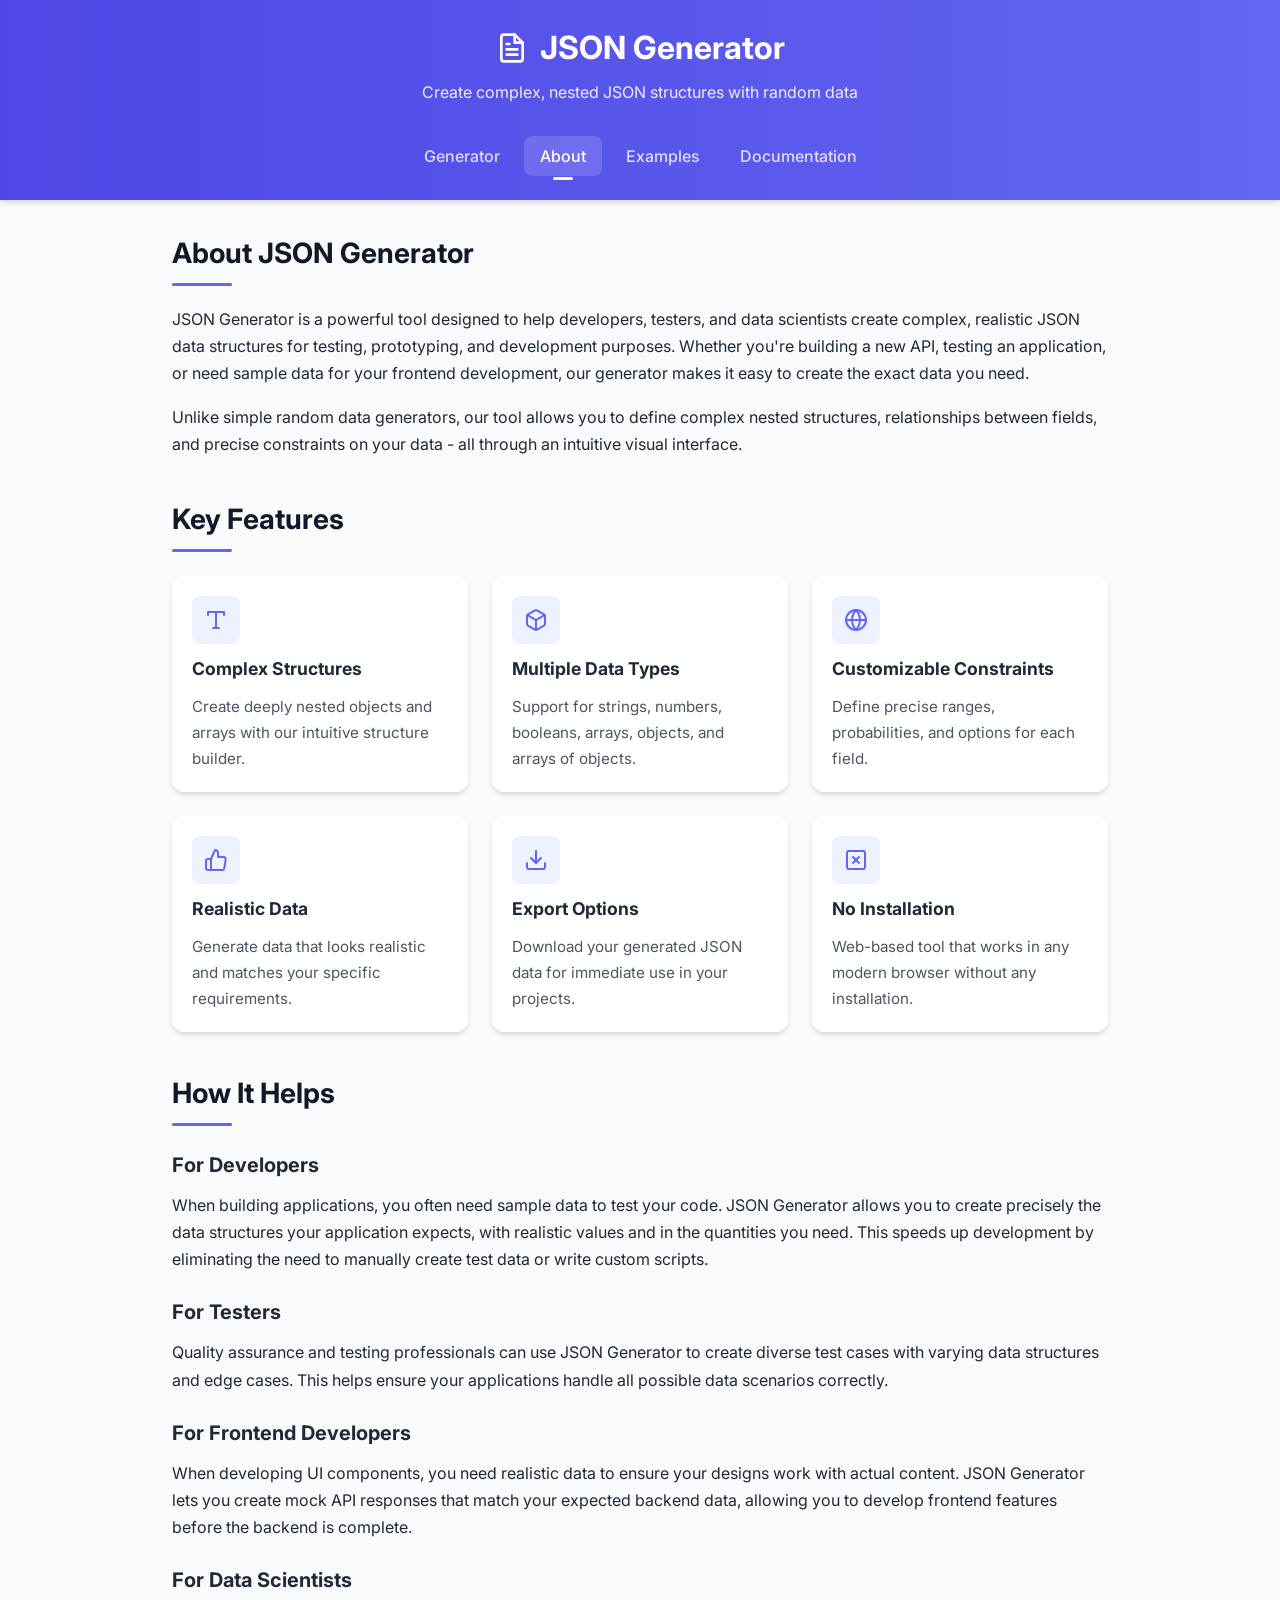
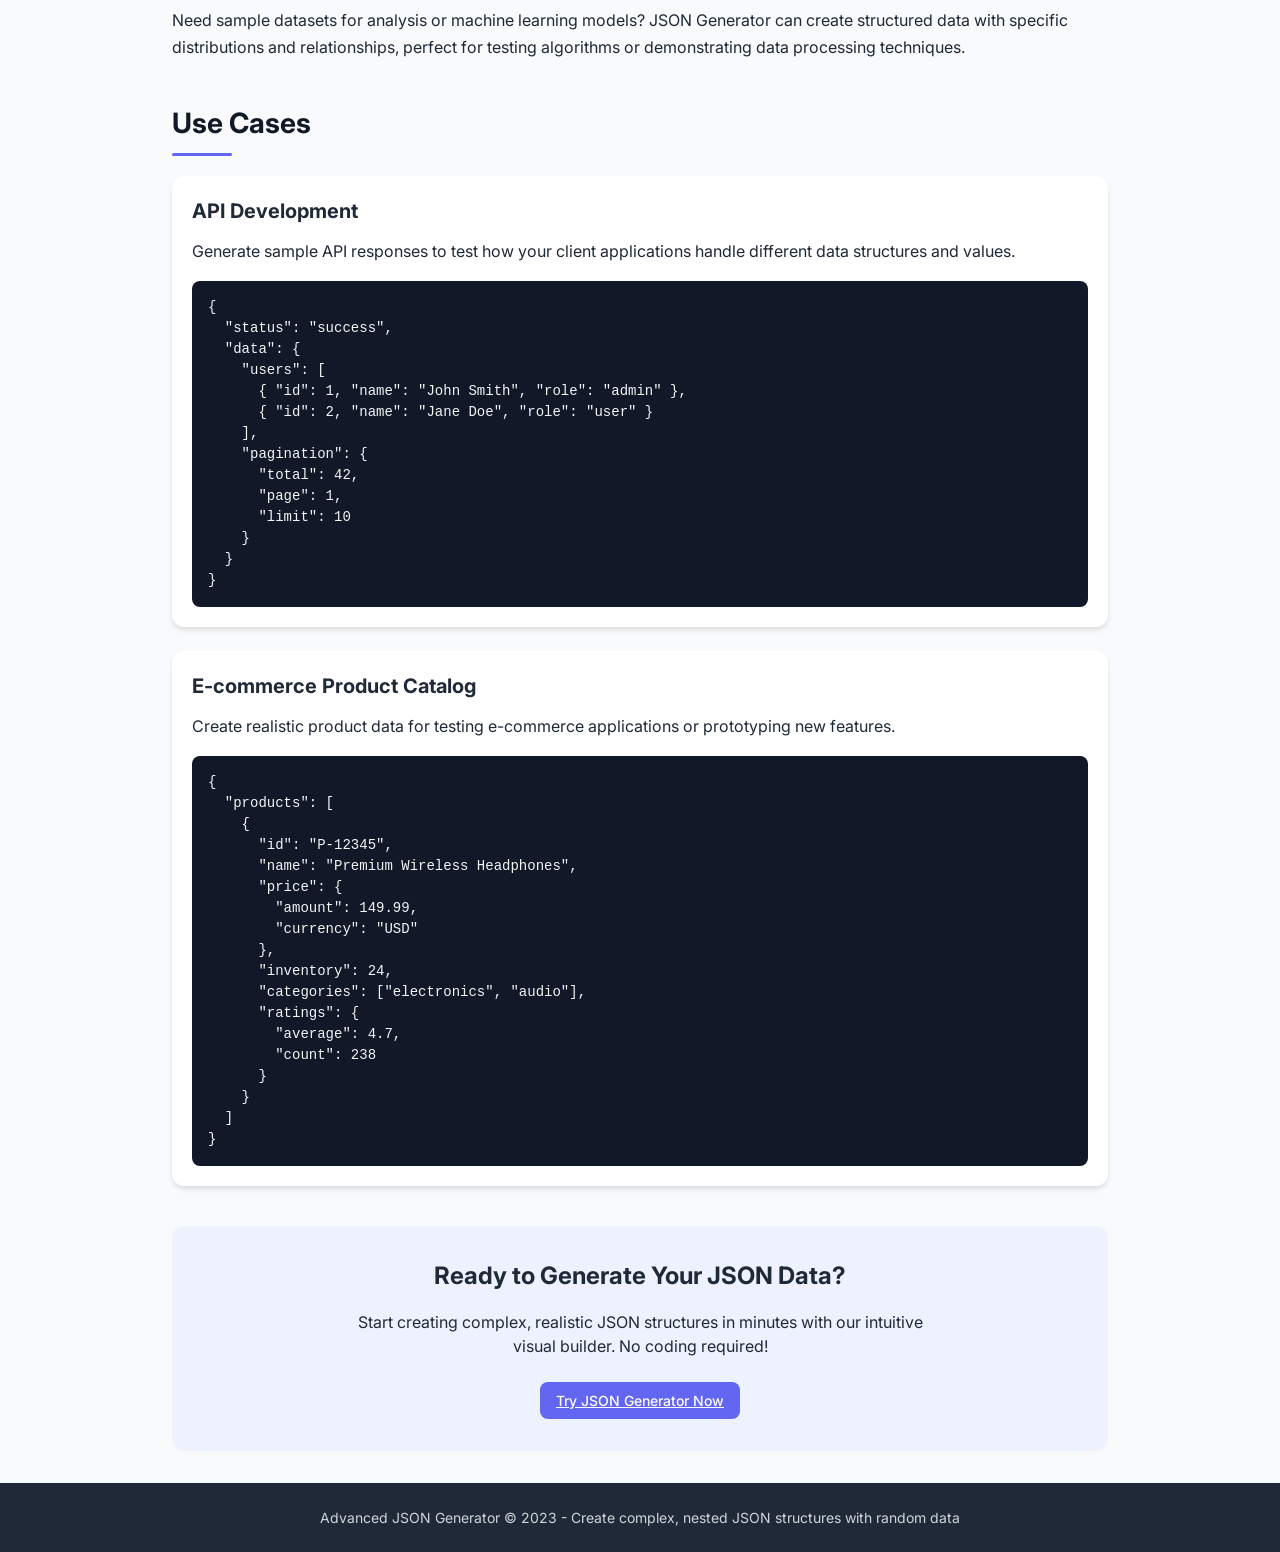
<file: about.html>
<!DOCTYPE html>
<html lang="en">
  <head>
    <meta charset="UTF-8" />
    <meta name="viewport" content="width=device-width, initial-scale=1.0" />
    <title>About - JSON Generator</title>
    <link rel="stylesheet" href="styles.css" />
    <link
      rel="stylesheet"
      href="https://fonts.googleapis.com/css2?family=Inter:wght@400;500;600;700&display=swap"
    />
  </head>
  <body>
    <div class="app-container">
      <header class="app-header">
        <div class="header-content">
          <div class="logo">
            <svg
              viewBox="0 0 24 24"
              width="32"
              height="32"
              stroke="currentColor"
              stroke-width="2"
              fill="none"
              stroke-linecap="round"
              stroke-linejoin="round"
            >
              <path
                d="M14 2H6a2 2 0 0 0-2 2v16a2 2 0 0 0 2 2h12a2 2 0 0 0 2-2V8z"
              ></path>
              <polyline points="14 2 14 8 20 8"></polyline>
              <line x1="16" y1="13" x2="8" y2="13"></line>
              <line x1="16" y1="17" x2="8" y2="17"></line>
              <polyline points="10 9 9 9 8 9"></polyline>
            </svg>
            <h1>JSON Generator</h1>
          </div>
          <p class="tagline">
            Create complex, nested JSON structures with random data
          </p>
        </div>
        <nav class="main-nav">
          <ul>
            <li><a href="index.html">Generator</a></li>
            <li><a href="about.html" class="active">About</a></li>
            <li><a href="examples.html">Examples</a></li>
            <li><a href="docs.html">Documentation</a></li>
          </ul>
        </nav>
      </header>

      <main class="page-content">
        <section class="page-section">
          <h2>About JSON Generator</h2>
          <p>
            JSON Generator is a powerful tool designed to help developers,
            testers, and data scientists create complex, realistic JSON data
            structures for testing, prototyping, and development purposes.
            Whether you're building a new API, testing an application, or need
            sample data for your frontend development, our generator makes it
            easy to create the exact data you need.
          </p>
          <p>
            Unlike simple random data generators, our tool allows you to define
            complex nested structures, relationships between fields, and precise
            constraints on your data - all through an intuitive visual
            interface.
          </p>
        </section>

        <section class="page-section">
          <h2>Key Features</h2>
          <div class="feature-grid">
            <div class="feature-card">
              <div class="feature-icon">
                <svg
                  viewBox="0 0 24 24"
                  width="24"
                  height="24"
                  stroke="currentColor"
                  stroke-width="2"
                  fill="none"
                  stroke-linecap="round"
                  stroke-linejoin="round"
                >
                  <polyline points="4 7 4 4 20 4 20 7"></polyline>
                  <line x1="9" y1="20" x2="15" y2="20"></line>
                  <line x1="12" y1="4" x2="12" y2="20"></line>
                </svg>
              </div>
              <h3>Complex Structures</h3>
              <p>
                Create deeply nested objects and arrays with our intuitive
                structure builder.
              </p>
            </div>
            <div class="feature-card">
              <div class="feature-icon">
                <svg
                  viewBox="0 0 24 24"
                  width="24"
                  height="24"
                  stroke="currentColor"
                  stroke-width="2"
                  fill="none"
                  stroke-linecap="round"
                  stroke-linejoin="round"
                >
                  <path
                    d="M21 16V8a2 2 0 0 0-1-1.73l-7-4a2 2 0 0 0-2 0l-7 4A2 2 0 0 0 3 8v8a2 2 0 0 0 1 1.73l7 4a2 2 0 0 0 2 0l7-4A2 2 0 0 0 21 16z"
                  ></path>
                  <polyline points="3.27 6.96 12 12.01 20.73 6.96"></polyline>
                  <line x1="12" y1="22.08" x2="12" y2="12"></line>
                </svg>
              </div>
              <h3>Multiple Data Types</h3>
              <p>
                Support for strings, numbers, booleans, arrays, objects, and
                arrays of objects.
              </p>
            </div>
            <div class="feature-card">
              <div class="feature-icon">
                <svg
                  viewBox="0 0 24 24"
                  width="24"
                  height="24"
                  stroke="currentColor"
                  stroke-width="2"
                  fill="none"
                  stroke-linecap="round"
                  stroke-linejoin="round"
                >
                  <circle cx="12" cy="12" r="10"></circle>
                  <line x1="2" y1="12" x2="22" y2="12"></line>
                  <path
                    d="M12 2a15.3 15.3 0 0 1 4 10 15.3 15.3 0 0 1-4 10 15.3 15.3 0 0 1-4-10 15.3 15.3 0 0 1 4-10z"
                  ></path>
                </svg>
              </div>
              <h3>Customizable Constraints</h3>
              <p>
                Define precise ranges, probabilities, and options for each
                field.
              </p>
            </div>
            <div class="feature-card">
              <div class="feature-icon">
                <svg
                  viewBox="0 0 24 24"
                  width="24"
                  height="24"
                  stroke="currentColor"
                  stroke-width="2"
                  fill="none"
                  stroke-linecap="round"
                  stroke-linejoin="round"
                >
                  <path
                    d="M14 9V5a3 3 0 0 0-3-3l-4 9v11h11.28a2 2 0 0 0 2-1.7l1.38-9a2 2 0 0 0-2-2.3zM7 22H4a2 2 0 0 1-2-2v-7a2 2 0 0 1 2-2h3"
                  ></path>
                </svg>
              </div>
              <h3>Realistic Data</h3>
              <p>
                Generate data that looks realistic and matches your specific
                requirements.
              </p>
            </div>
            <div class="feature-card">
              <div class="feature-icon">
                <svg
                  viewBox="0 0 24 24"
                  width="24"
                  height="24"
                  stroke="currentColor"
                  stroke-width="2"
                  fill="none"
                  stroke-linecap="round"
                  stroke-linejoin="round"
                >
                  <path d="M21 15v4a2 2 0 0 1-2 2H5a2 2 0 0 1-2-2v-4"></path>
                  <polyline points="7 10 12 15 17 10"></polyline>
                  <line x1="12" y1="15" x2="12" y2="3"></line>
                </svg>
              </div>
              <h3>Export Options</h3>
              <p>
                Download your generated JSON data for immediate use in your
                projects.
              </p>
            </div>
            <div class="feature-card">
              <div class="feature-icon">
                <svg
                  viewBox="0 0 24 24"
                  width="24"
                  height="24"
                  stroke="currentColor"
                  stroke-width="2"
                  fill="none"
                  stroke-linecap="round"
                  stroke-linejoin="round"
                >
                  <rect x="3" y="3" width="18" height="18" rx="2" ry="2"></rect>
                  <line x1="9" y1="9" x2="15" y2="15"></line>
                  <line x1="15" y1="9" x2="9" y2="15"></line>
                </svg>
              </div>
              <h3>No Installation</h3>
              <p>
                Web-based tool that works in any modern browser without any
                installation.
              </p>
            </div>
          </div>
        </section>

        <section class="page-section">
          <h2>How It Helps</h2>

          <h3>For Developers</h3>
          <p>
            When building applications, you often need sample data to test your
            code. JSON Generator allows you to create precisely the data
            structures your application expects, with realistic values and in
            the quantities you need. This speeds up development by eliminating
            the need to manually create test data or write custom scripts.
          </p>

          <h3>For Testers</h3>
          <p>
            Quality assurance and testing professionals can use JSON Generator
            to create diverse test cases with varying data structures and edge
            cases. This helps ensure your applications handle all possible data
            scenarios correctly.
          </p>

          <h3>For Frontend Developers</h3>
          <p>
            When developing UI components, you need realistic data to ensure
            your designs work with actual content. JSON Generator lets you
            create mock API responses that match your expected backend data,
            allowing you to develop frontend features before the backend is
            complete.
          </p>

          <h3>For Data Scientists</h3>
          <p>
            Need sample datasets for analysis or machine learning models? JSON
            Generator can create structured data with specific distributions and
            relationships, perfect for testing algorithms or demonstrating data
            processing techniques.
          </p>
        </section>

        <section class="page-section">
          <h2>Use Cases</h2>

          <div class="example-card">
            <h3>API Development</h3>
            <p>
              Generate sample API responses to test how your client applications
              handle different data structures and values.
            </p>
            <pre>
{
  "status": "success",
  "data": {
    "users": [
      { "id": 1, "name": "John Smith", "role": "admin" },
      { "id": 2, "name": "Jane Doe", "role": "user" }
    ],
    "pagination": {
      "total": 42,
      "page": 1,
      "limit": 10
    }
  }
}</pre
            >
          </div>

          <div class="example-card">
            <h3>E-commerce Product Catalog</h3>
            <p>
              Create realistic product data for testing e-commerce applications
              or prototyping new features.
            </p>
            <pre>
{
  "products": [
    {
      "id": "P-12345",
      "name": "Premium Wireless Headphones",
      "price": {
        "amount": 149.99,
        "currency": "USD"
      },
      "inventory": 24,
      "categories": ["electronics", "audio"],
      "ratings": {
        "average": 4.7,
        "count": 238
      }
    }
  ]
}</pre
            >
          </div>
        </section>

        <section class="cta-section">
          <h2>Ready to Generate Your JSON Data?</h2>
          <p>
            Start creating complex, realistic JSON structures in minutes with
            our intuitive visual builder. No coding required!
          </p>
          <a href="index.html" class="btn primary">Try JSON Generator Now</a>
        </section>
      </main>

      <footer class="app-footer">
        <p>
          Advanced JSON Generator &copy; 2023 - Create complex, nested JSON
          structures with random data
        </p>
      </footer>
    </div>
  </body>
</html>
</file>
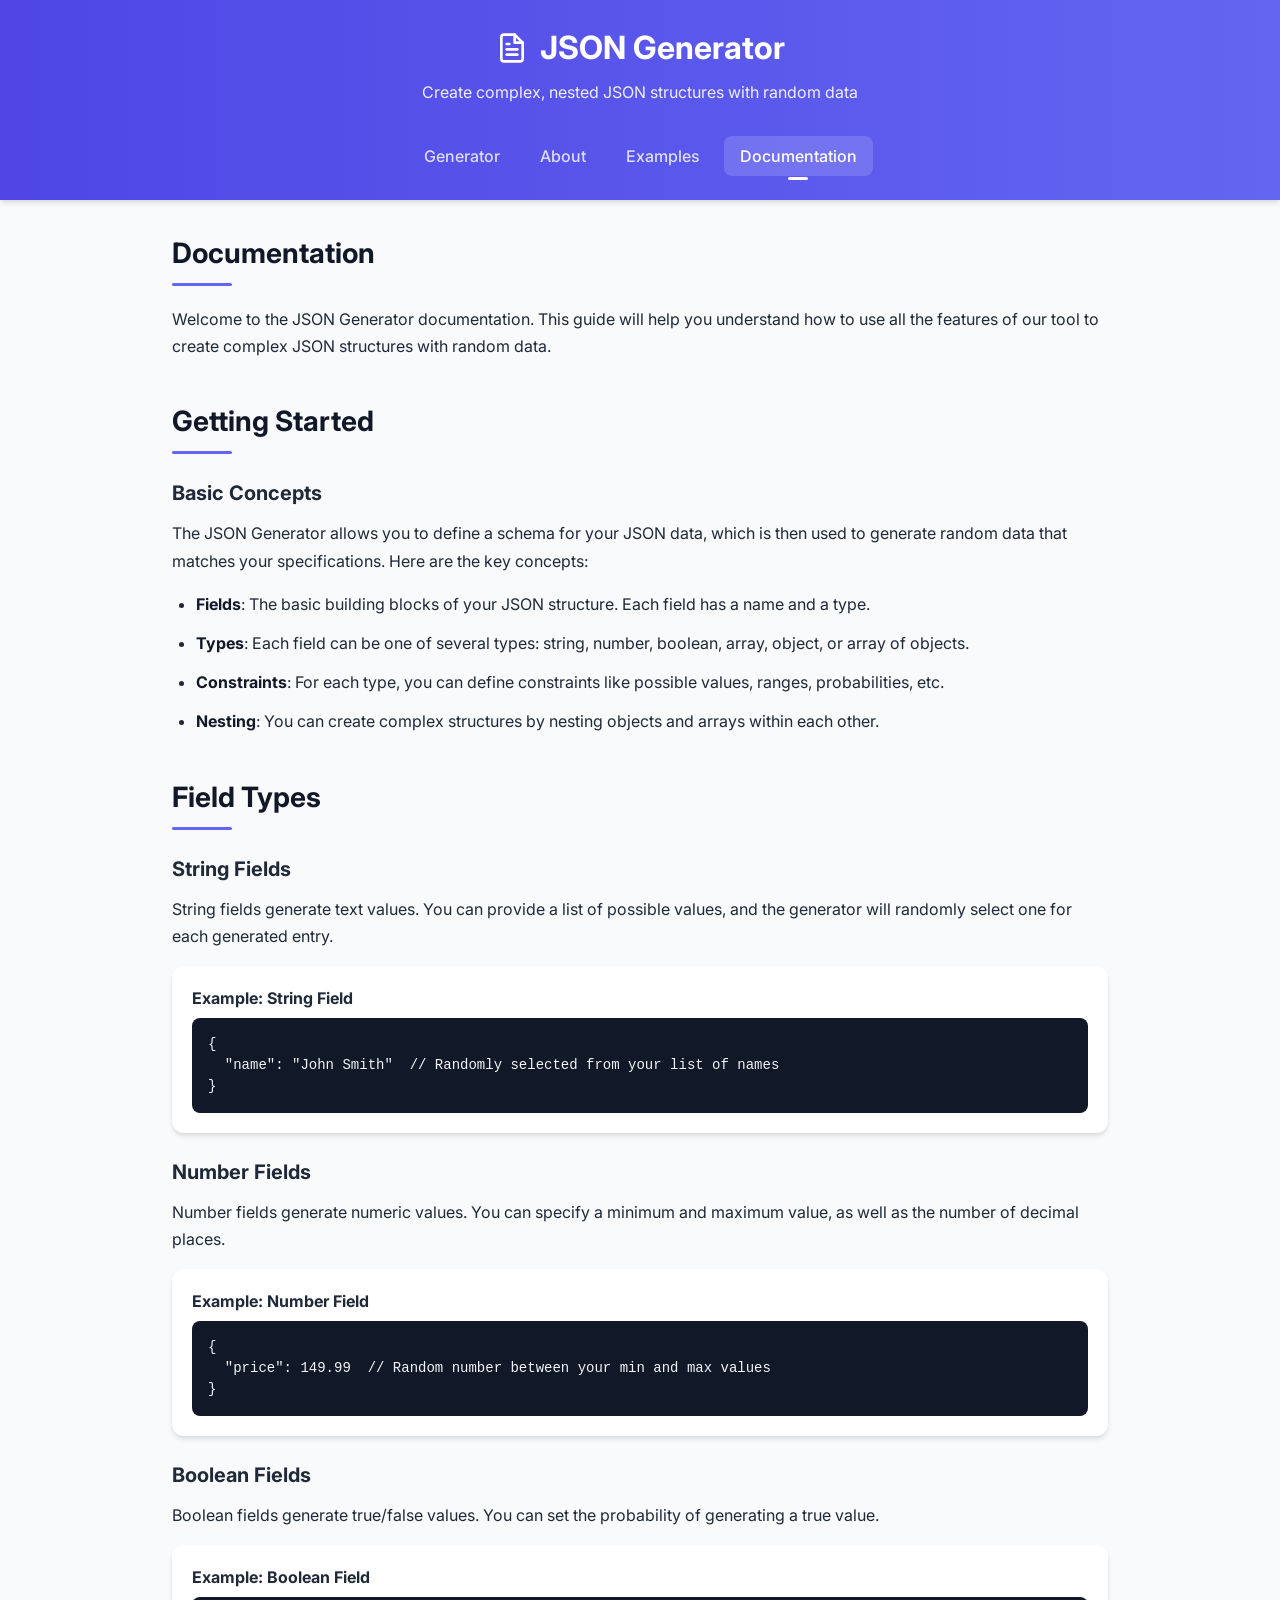
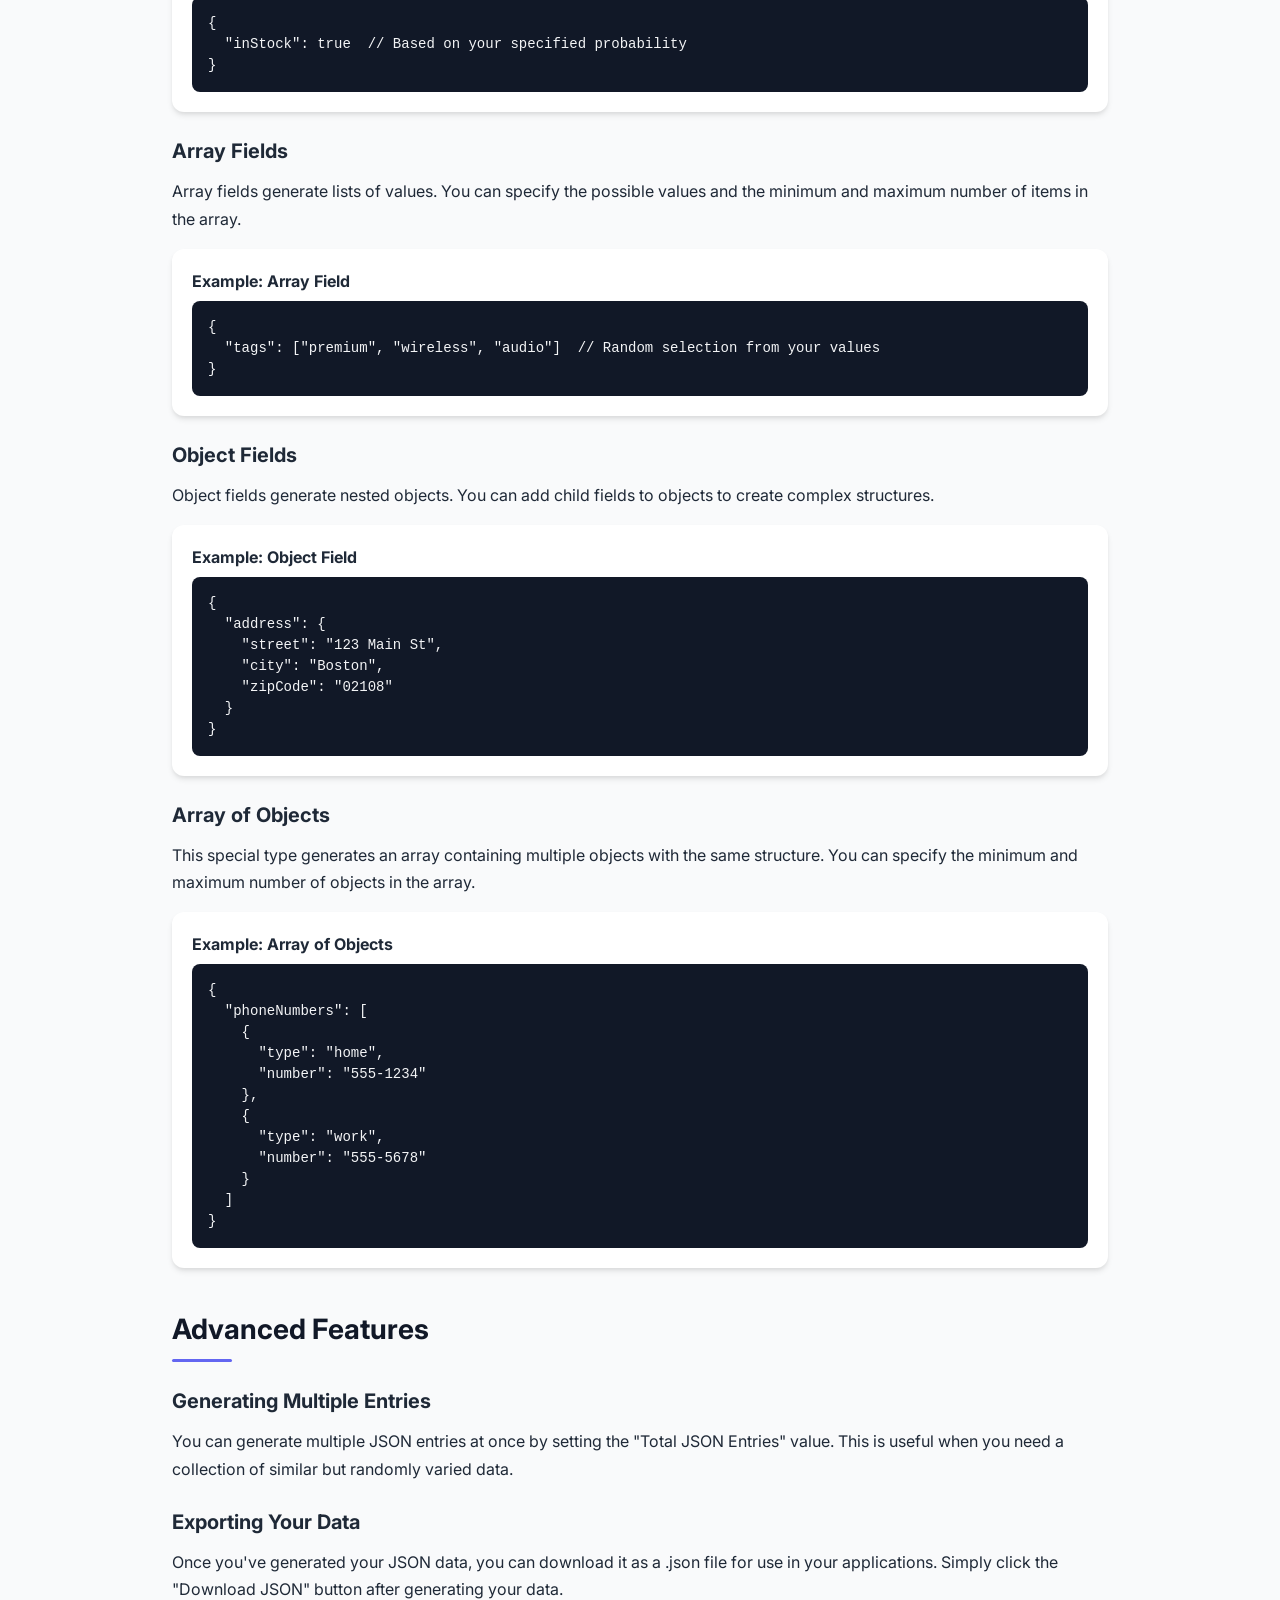
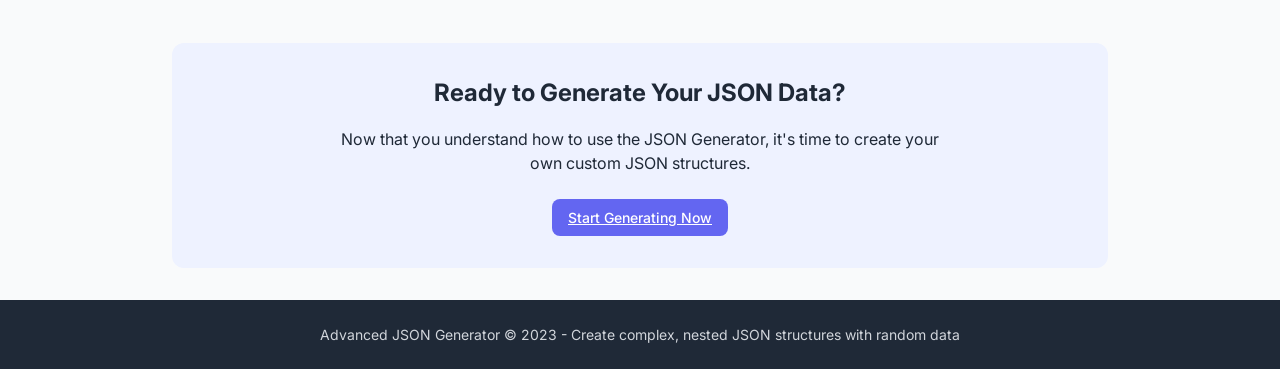
<file: docs.html>
<!DOCTYPE html>
<html lang="en">
  <head>
    <meta charset="UTF-8" />
    <meta name="viewport" content="width=device-width, initial-scale=1.0" />
    <title>Documentation - JSON Generator</title>
    <link rel="stylesheet" href="styles.css" />
    <link
      rel="stylesheet"
      href="https://fonts.googleapis.com/css2?family=Inter:wght@400;500;600;700&display=swap"
    />
  </head>
  <body>
    <div class="app-container">
      <header class="app-header">
        <div class="header-content">
          <div class="logo">
            <svg
              viewBox="0 0 24 24"
              width="32"
              height="32"
              stroke="currentColor"
              stroke-width="2"
              fill="none"
              stroke-linecap="round"
              stroke-linejoin="round"
            >
              <path
                d="M14 2H6a2 2 0 0 0-2 2v16a2 2 0 0 0 2 2h12a2 2 0 0 0 2-2V8z"
              ></path>
              <polyline points="14 2 14 8 20 8"></polyline>
              <line x1="16" y1="13" x2="8" y2="13"></line>
              <line x1="16" y1="17" x2="8" y2="17"></line>
              <polyline points="10 9 9 9 8 9"></polyline>
            </svg>
            <h1>JSON Generator</h1>
          </div>
          <p class="tagline">
            Create complex, nested JSON structures with random data
          </p>
        </div>
        <nav class="main-nav">
          <ul>
            <li><a href="index.html">Generator</a></li>
            <li><a href="about.html">About</a></li>
            <li><a href="examples.html">Examples</a></li>
            <li><a href="docs.html" class="active">Documentation</a></li>
          </ul>
        </nav>
      </header>

      <main class="page-content">
        <section class="page-section">
          <h2>Documentation</h2>
          <p>
            Welcome to the JSON Generator documentation. This guide will help
            you understand how to use all the features of our tool to create
            complex JSON structures with random data.
          </p>
        </section>

        <section class="page-section">
          <h2>Getting Started</h2>
          <h3>Basic Concepts</h3>
          <p>
            The JSON Generator allows you to define a schema for your JSON data,
            which is then used to generate random data that matches your
            specifications. Here are the key concepts:
          </p>
          <ul class="docs-list">
            <li>
              <strong>Fields</strong>: The basic building blocks of your JSON
              structure. Each field has a name and a type.
            </li>
            <li>
              <strong>Types</strong>: Each field can be one of several types:
              string, number, boolean, array, object, or array of objects.
            </li>
            <li>
              <strong>Constraints</strong>: For each type, you can define
              constraints like possible values, ranges, probabilities, etc.
            </li>
            <li>
              <strong>Nesting</strong>: You can create complex structures by
              nesting objects and arrays within each other.
            </li>
          </ul>
        </section>

        <section class="page-section">
          <h2>Field Types</h2>

          <h3>String Fields</h3>
          <p>
            String fields generate text values. You can provide a list of
            possible values, and the generator will randomly select one for each
            generated entry.
          </p>
          <div class="example-card">
            <h4>Example: String Field</h4>
            <pre>
{
  "name": "John Smith"  // Randomly selected from your list of names
}</pre
            >
          </div>

          <h3>Number Fields</h3>
          <p>
            Number fields generate numeric values. You can specify a minimum and
            maximum value, as well as the number of decimal places.
          </p>
          <div class="example-card">
            <h4>Example: Number Field</h4>
            <pre>
{
  "price": 149.99  // Random number between your min and max values
}</pre
            >
          </div>

          <h3>Boolean Fields</h3>
          <p>
            Boolean fields generate true/false values. You can set the
            probability of generating a true value.
          </p>
          <div class="example-card">
            <h4>Example: Boolean Field</h4>
            <pre>
{
  "inStock": true  // Based on your specified probability
}</pre
            >
          </div>

          <h3>Array Fields</h3>
          <p>
            Array fields generate lists of values. You can specify the possible
            values and the minimum and maximum number of items in the array.
          </p>
          <div class="example-card">
            <h4>Example: Array Field</h4>
            <pre>
{
  "tags": ["premium", "wireless", "audio"]  // Random selection from your values
}</pre
            >
          </div>

          <h3>Object Fields</h3>
          <p>
            Object fields generate nested objects. You can add child fields to
            objects to create complex structures.
          </p>
          <div class="example-card">
            <h4>Example: Object Field</h4>
            <pre>
{
  "address": {
    "street": "123 Main St",
    "city": "Boston",
    "zipCode": "02108"
  }
}</pre
            >
          </div>

          <h3>Array of Objects</h3>
          <p>
            This special type generates an array containing multiple objects
            with the same structure. You can specify the minimum and maximum
            number of objects in the array.
          </p>
          <div class="example-card">
            <h4>Example: Array of Objects</h4>
            <pre>
{
  "phoneNumbers": [
    {
      "type": "home",
      "number": "555-1234"
    },
    {
      "type": "work",
      "number": "555-5678"
    }
  ]
}</pre
            >
          </div>
        </section>

        <section class="page-section">
          <h2>Advanced Features</h2>

          <h3>Generating Multiple Entries</h3>
          <p>
            You can generate multiple JSON entries at once by setting the "Total
            JSON Entries" value. This is useful when you need a collection of
            similar but randomly varied data.
          </p>

          <h3>Exporting Your Data</h3>
          <p>
            Once you've generated your JSON data, you can download it as a .json
            file for use in your applications. Simply click the "Download JSON"
            button after generating your data.
          </p>
        </section>

        <section class="cta-section">
          <h2>Ready to Generate Your JSON Data?</h2>
          <p>
            Now that you understand how to use the JSON Generator, it's time to
            create your own custom JSON structures.
          </p>
          <a href="index.html" class="btn primary">Start Generating Now</a>
        </section>
      </main>

      <footer class="app-footer">
        <p>
          Advanced JSON Generator &copy; 2023 - Create complex, nested JSON
          structures with random data
        </p>
      </footer>
    </div>
  </body>
</html>
</file>
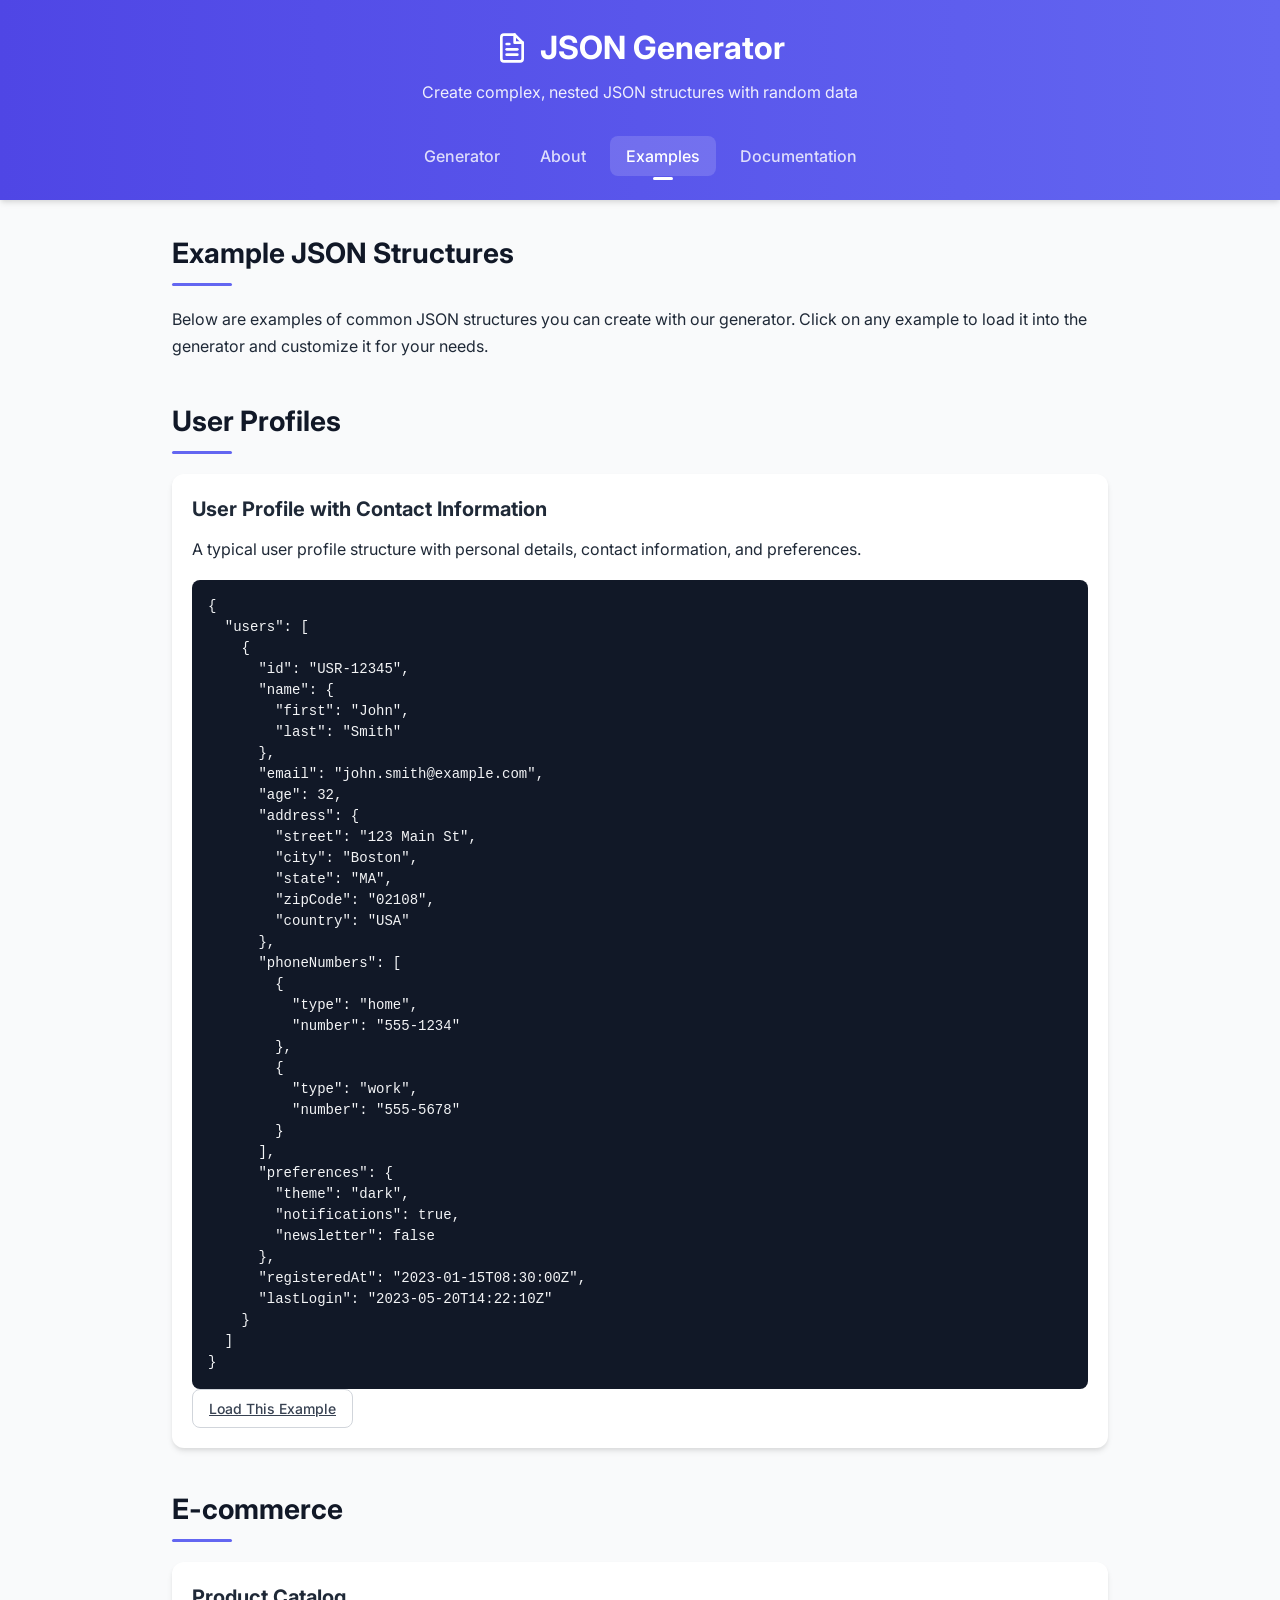
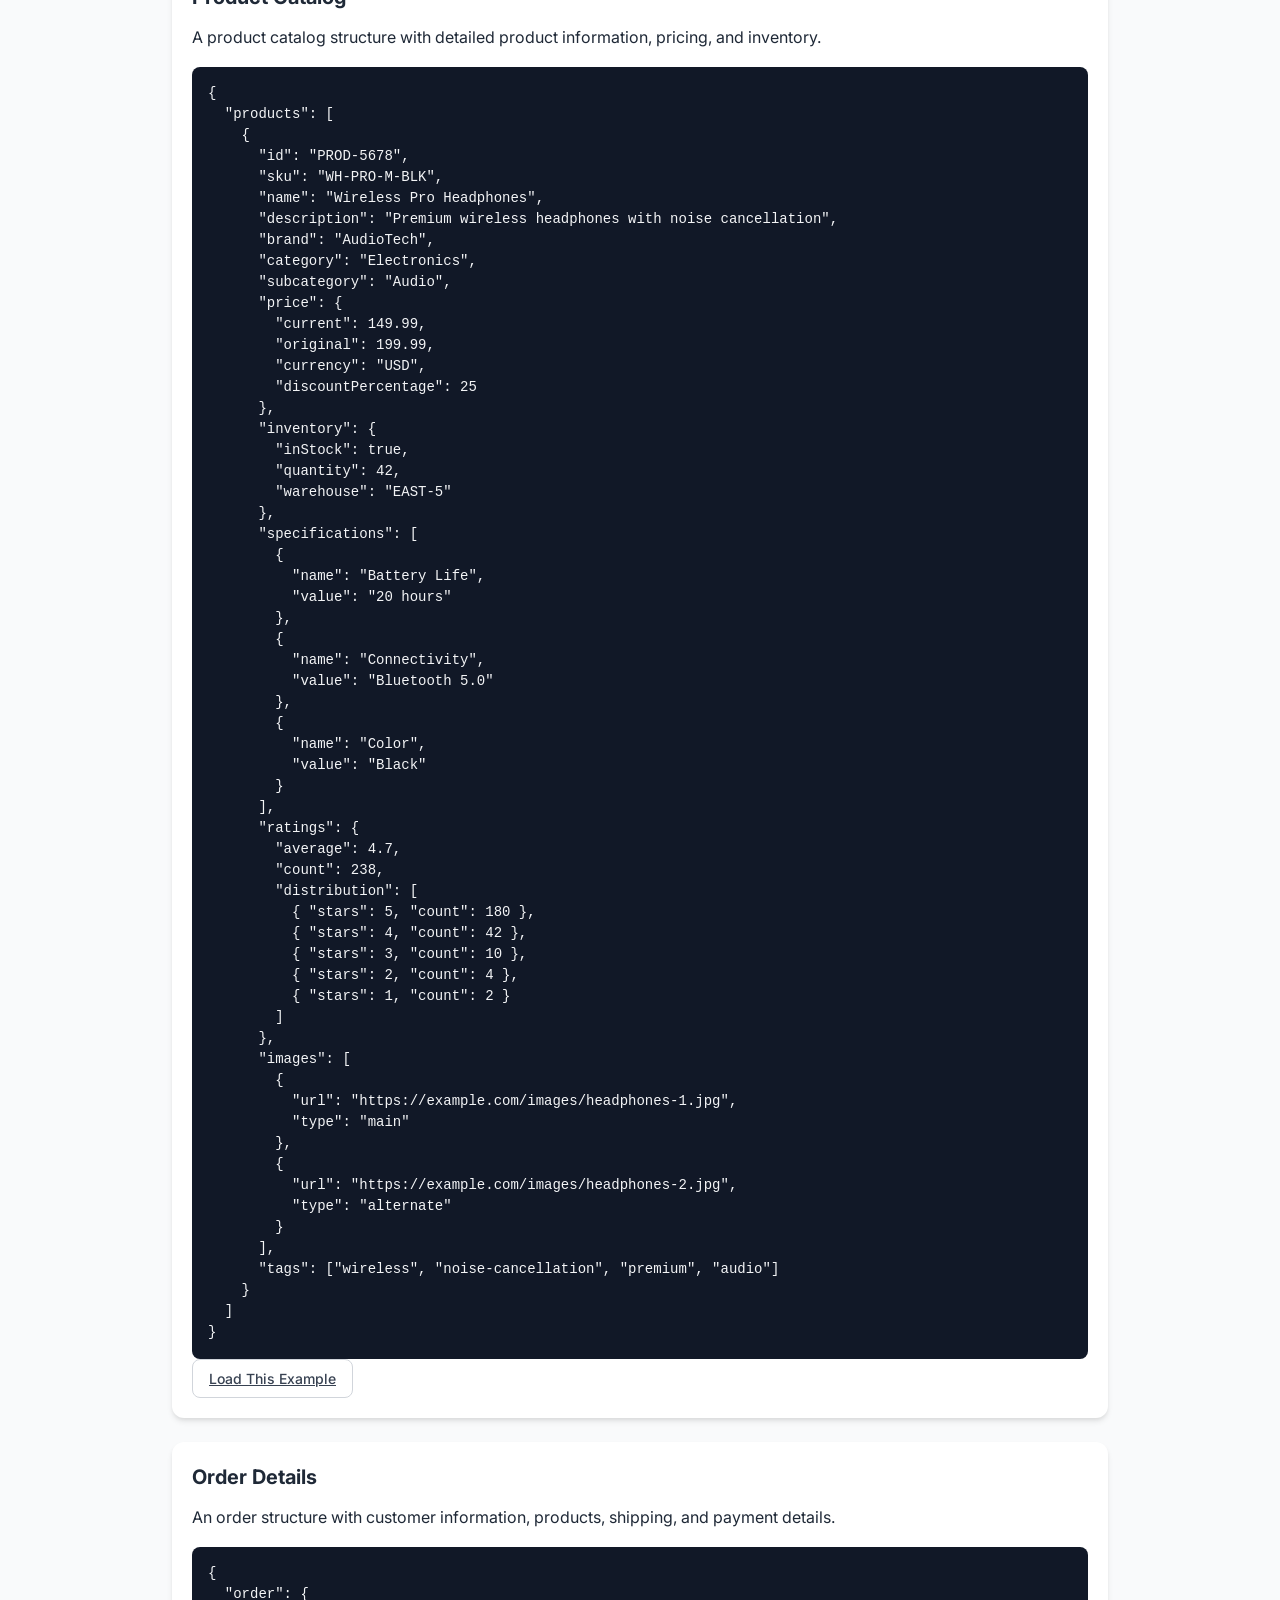
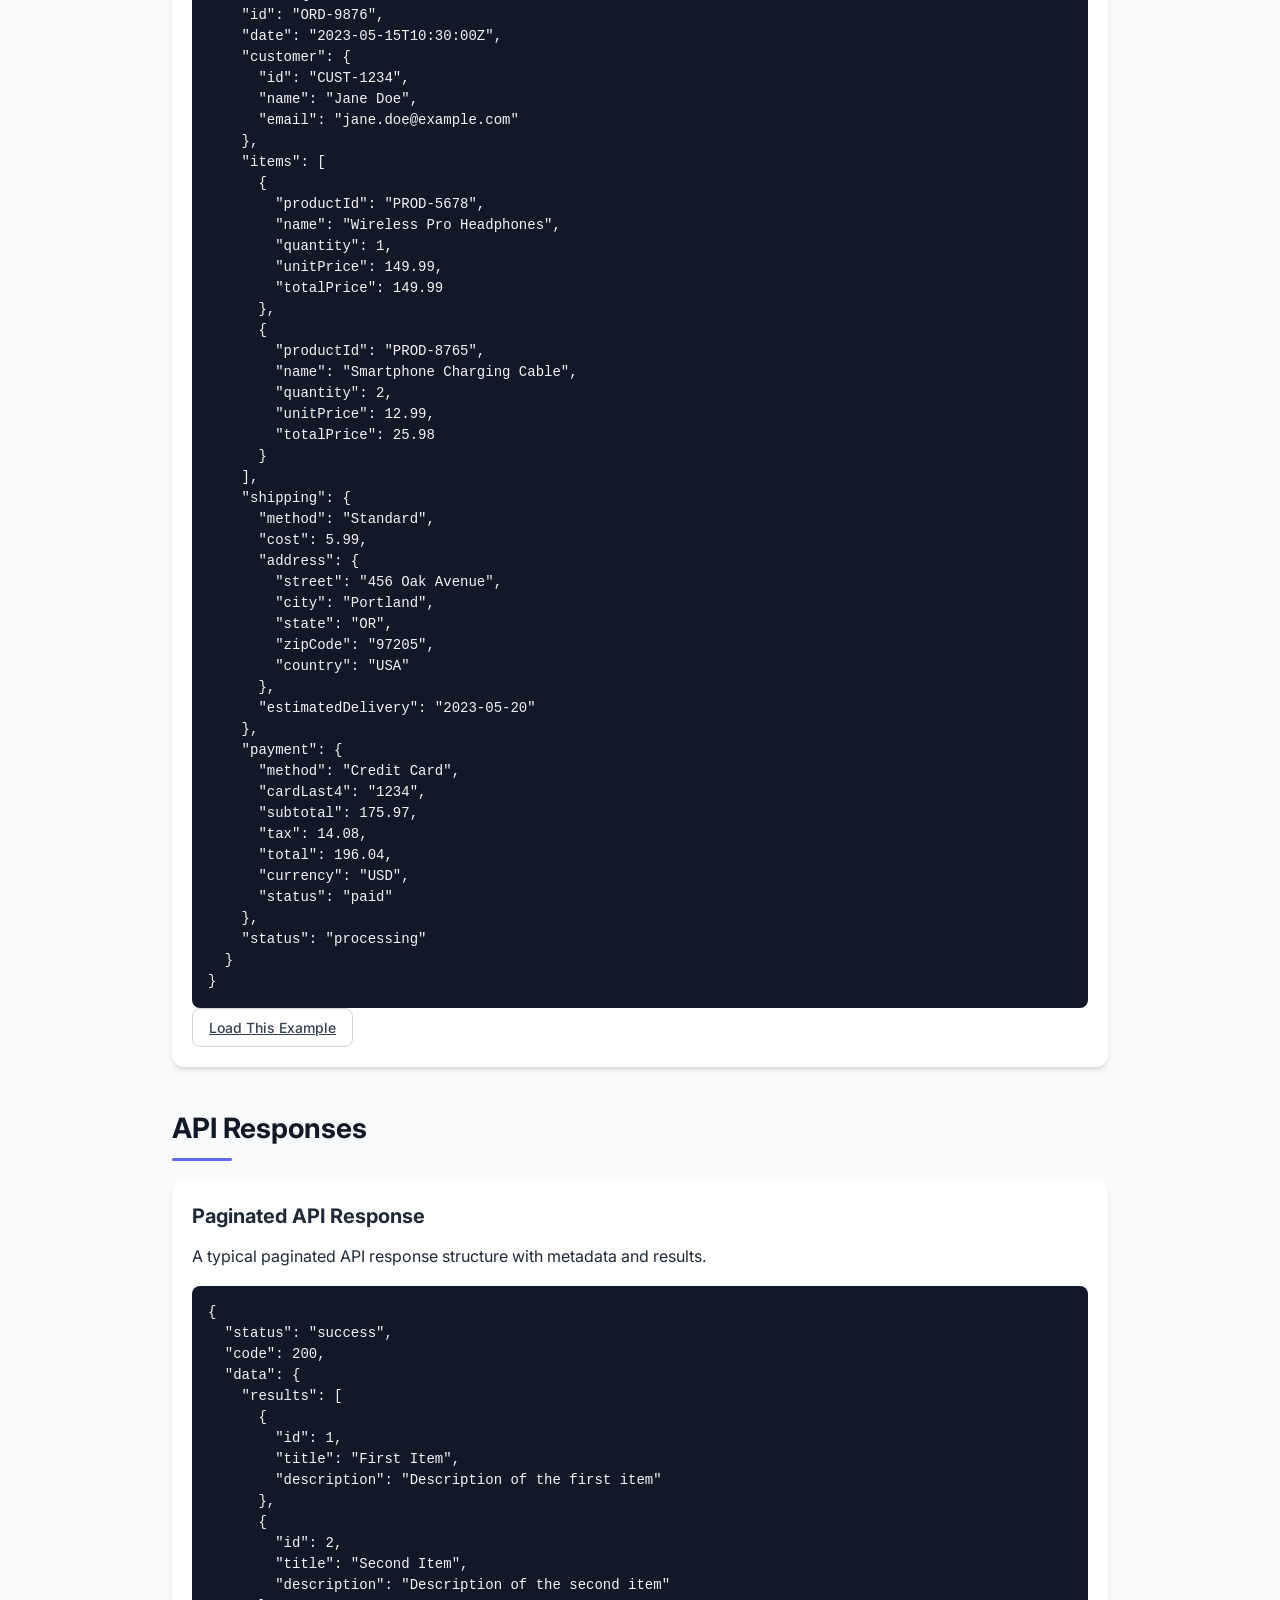
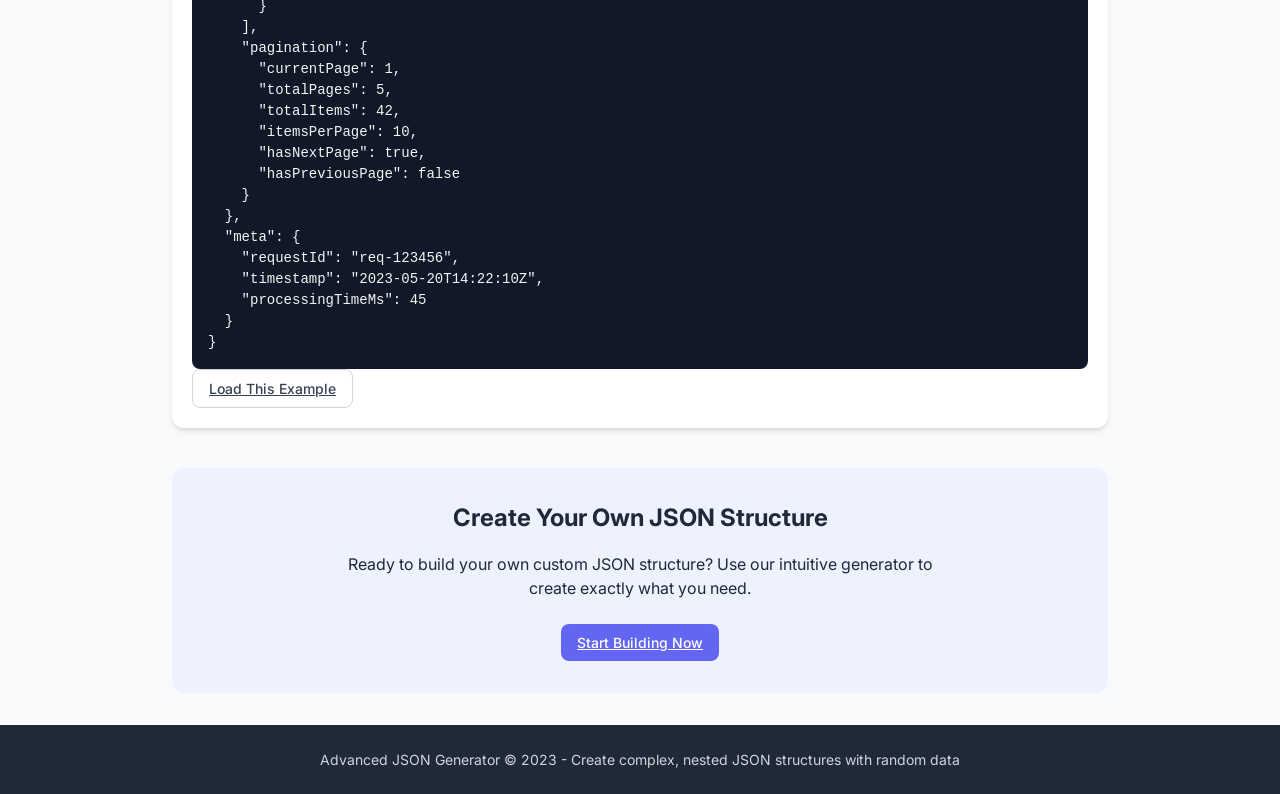
<file: examples.html>
<!DOCTYPE html>
<html lang="en">
  <head>
    <meta charset="UTF-8" />
    <meta name="viewport" content="width=device-width, initial-scale=1.0" />
    <title>Examples - JSON Generator</title>
    <link rel="stylesheet" href="styles.css" />
    <link
      rel="stylesheet"
      href="https://fonts.googleapis.com/css2?family=Inter:wght@400;500;600;700&display=swap"
    />
  </head>
  <body>
    <div class="app-container">
      <header class="app-header">
        <div class="header-content">
          <div class="logo">
            <svg
              viewBox="0 0 24 24"
              width="32"
              height="32"
              stroke="currentColor"
              stroke-width="2"
              fill="none"
              stroke-linecap="round"
              stroke-linejoin="round"
            >
              <path
                d="M14 2H6a2 2 0 0 0-2 2v16a2 2 0 0 0 2 2h12a2 2 0 0 0 2-2V8z"
              ></path>
              <polyline points="14 2 14 8 20 8"></polyline>
              <line x1="16" y1="13" x2="8" y2="13"></line>
              <line x1="16" y1="17" x2="8" y2="17"></line>
              <polyline points="10 9 9 9 8 9"></polyline>
            </svg>
            <h1>JSON Generator</h1>
          </div>
          <p class="tagline">
            Create complex, nested JSON structures with random data
          </p>
        </div>
        <nav class="main-nav">
          <ul>
            <li><a href="index.html">Generator</a></li>
            <li><a href="about.html">About</a></li>
            <li><a href="examples.html" class="active">Examples</a></li>
            <li><a href="docs.html">Documentation</a></li>
          </ul>
        </nav>
      </header>

      <main class="page-content">
        <section class="page-section">
          <h2>Example JSON Structures</h2>
          <p>
            Below are examples of common JSON structures you can create with our
            generator. Click on any example to load it into the generator and
            customize it for your needs.
          </p>
        </section>

        <section class="page-section">
          <h2>User Profiles</h2>
          <div class="example-card">
            <h3>User Profile with Contact Information</h3>
            <p>
              A typical user profile structure with personal details, contact
              information, and preferences.
            </p>
            <pre>
{
  "users": [
    {
      "id": "USR-12345",
      "name": {
        "first": "John",
        "last": "Smith"
      },
      "email": "john.smith@example.com",
      "age": 32,
      "address": {
        "street": "123 Main St",
        "city": "Boston",
        "state": "MA",
        "zipCode": "02108",
        "country": "USA"
      },
      "phoneNumbers": [
        {
          "type": "home",
          "number": "555-1234"
        },
        {
          "type": "work",
          "number": "555-5678"
        }
      ],
      "preferences": {
        "theme": "dark",
        "notifications": true,
        "newsletter": false
      },
      "registeredAt": "2023-01-15T08:30:00Z",
      "lastLogin": "2023-05-20T14:22:10Z"
    }
  ]
}</pre
            >
            <a href="index.html?template=user-profile" class="btn outline"
              >Load This Example</a
            >
          </div>
        </section>

        <section class="page-section">
          <h2>E-commerce</h2>
          <div class="example-card">
            <h3>Product Catalog</h3>
            <p>
              A product catalog structure with detailed product information,
              pricing, and inventory.
            </p>
            <pre>
{
  "products": [
    {
      "id": "PROD-5678",
      "sku": "WH-PRO-M-BLK",
      "name": "Wireless Pro Headphones",
      "description": "Premium wireless headphones with noise cancellation",
      "brand": "AudioTech",
      "category": "Electronics",
      "subcategory": "Audio",
      "price": {
        "current": 149.99,
        "original": 199.99,
        "currency": "USD",
        "discountPercentage": 25
      },
      "inventory": {
        "inStock": true,
        "quantity": 42,
        "warehouse": "EAST-5"
      },
      "specifications": [
        {
          "name": "Battery Life",
          "value": "20 hours"
        },
        {
          "name": "Connectivity",
          "value": "Bluetooth 5.0"
        },
        {
          "name": "Color",
          "value": "Black"
        }
      ],
      "ratings": {
        "average": 4.7,
        "count": 238,
        "distribution": [
          { "stars": 5, "count": 180 },
          { "stars": 4, "count": 42 },
          { "stars": 3, "count": 10 },
          { "stars": 2, "count": 4 },
          { "stars": 1, "count": 2 }
        ]
      },
      "images": [
        {
          "url": "https://example.com/images/headphones-1.jpg",
          "type": "main"
        },
        {
          "url": "https://example.com/images/headphones-2.jpg",
          "type": "alternate"
        }
      ],
      "tags": ["wireless", "noise-cancellation", "premium", "audio"]
    }
  ]
}</pre
            >
            <a href="index.html?template=product-catalog" class="btn outline"
              >Load This Example</a
            >
          </div>

          <div class="example-card">
            <h3>Order Details</h3>
            <p>
              An order structure with customer information, products, shipping,
              and payment details.
            </p>
            <pre>
{
  "order": {
    "id": "ORD-9876",
    "date": "2023-05-15T10:30:00Z",
    "customer": {
      "id": "CUST-1234",
      "name": "Jane Doe",
      "email": "jane.doe@example.com"
    },
    "items": [
      {
        "productId": "PROD-5678",
        "name": "Wireless Pro Headphones",
        "quantity": 1,
        "unitPrice": 149.99,
        "totalPrice": 149.99
      },
      {
        "productId": "PROD-8765",
        "name": "Smartphone Charging Cable",
        "quantity": 2,
        "unitPrice": 12.99,
        "totalPrice": 25.98
      }
    ],
    "shipping": {
      "method": "Standard",
      "cost": 5.99,
      "address": {
        "street": "456 Oak Avenue",
        "city": "Portland",
        "state": "OR",
        "zipCode": "97205",
        "country": "USA"
      },
      "estimatedDelivery": "2023-05-20"
    },
    "payment": {
      "method": "Credit Card",
      "cardLast4": "1234",
      "subtotal": 175.97,
      "tax": 14.08,
      "total": 196.04,
      "currency": "USD",
      "status": "paid"
    },
    "status": "processing"
  }
}</pre
            >
            <a href="index.html?template=order-details" class="btn outline"
              >Load This Example</a
            >
          </div>
        </section>

        <section class="page-section">
          <h2>API Responses</h2>
          <div class="example-card">
            <h3>Paginated API Response</h3>
            <p>
              A typical paginated API response structure with metadata and
              results.
            </p>
            <pre>
{
  "status": "success",
  "code": 200,
  "data": {
    "results": [
      {
        "id": 1,
        "title": "First Item",
        "description": "Description of the first item"
      },
      {
        "id": 2,
        "title": "Second Item",
        "description": "Description of the second item"
      }
    ],
    "pagination": {
      "currentPage": 1,
      "totalPages": 5,
      "totalItems": 42,
      "itemsPerPage": 10,
      "hasNextPage": true,
      "hasPreviousPage": false
    }
  },
  "meta": {
    "requestId": "req-123456",
    "timestamp": "2023-05-20T14:22:10Z",
    "processingTimeMs": 45
  }
}</pre
            >
            <a href="index.html?template=paginated-api" class="btn outline"
              >Load This Example</a
            >
          </div>
        </section>

        <section class="cta-section">
          <h2>Create Your Own JSON Structure</h2>
          <p>
            Ready to build your own custom JSON structure? Use our intuitive
            generator to create exactly what you need.
          </p>
          <a href="index.html" class="btn primary">Start Building Now</a>
        </section>
      </main>

      <footer class="app-footer">
        <p>
          Advanced JSON Generator &copy; 2023 - Create complex, nested JSON
          structures with random data
        </p>
      </footer>
    </div>
  </body>
</html>
</file>
<file: styles.css>
:root {
  /* Color Palette */
  --primary: #6366f1;
  --primary-dark: #4f46e5;
  --primary-light: #a5b4fc;
  --primary-bg: #eef2ff;

  --secondary: #64748b;
  --secondary-dark: #475569;
  --secondary-light: #94a3b8;

  --success: #10b981;
  --success-light: #d1fae5;

  --warning: #f59e0b;
  --warning-light: #fef3c7;

  --danger: #ef4444;
  --danger-light: #fee2e2;

  --gray-50: #f9fafb;
  --gray-100: #f3f4f6;
  --gray-200: #e5e7eb;
  --gray-300: #d1d5db;
  --gray-400: #9ca3af;
  --gray-500: #6b7280;
  --gray-600: #4b5563;
  --gray-700: #374151;
  --gray-800: #1f2937;
  --gray-900: #111827;

  /* Dark Mode Colors */
  --dark-bg: #0f172a;
  --dark-surface: #1e293b;
  --dark-border: #334155;
  --dark-text: #e2e8f0;

  /* UI Elements */
  --border-radius-sm: 4px;
  --border-radius: 8px;
  --border-radius-lg: 12px;
  --border-radius-xl: 16px;

  --shadow-sm: 0 1px 2px 0 rgba(0, 0, 0, 0.05);
  --shadow: 0 4px 6px -1px rgba(0, 0, 0, 0.1),
    0 2px 4px -1px rgba(0, 0, 0, 0.06);
  --shadow-md: 0 10px 15px -3px rgba(0, 0, 0, 0.1),
    0 4px 6px -2px rgba(0, 0, 0, 0.05);
  --shadow-lg: 0 20px 25px -5px rgba(0, 0, 0, 0.1),
    0 10px 10px -5px rgba(0, 0, 0, 0.04);

  /* Spacing */
  --spacing-1: 4px;
  --spacing-2: 8px;
  --spacing-3: 12px;
  --spacing-4: 16px;
  --spacing-5: 20px;
  --spacing-6: 24px;
  --spacing-8: 32px;
  --spacing-10: 40px;
  --spacing-12: 48px;

  /* Typography */
  --font-sans: "Inter", -apple-system, BlinkMacSystemFont, "Segoe UI", Roboto,
    Oxygen, Ubuntu, Cantarell, "Open Sans", "Helvetica Neue", sans-serif;
  --font-mono: "JetBrains Mono", "Courier New", Courier, monospace;

  /* Transitions */
  --transition-fast: 150ms cubic-bezier(0.4, 0, 0.2, 1);
  --transition: 250ms cubic-bezier(0.4, 0, 0.2, 1);
  --transition-slow: 350ms cubic-bezier(0.4, 0, 0.2, 1);
}

/* Base Styles */
* {
  margin: 0;
  padding: 0;
  box-sizing: border-box;
}

html {
  font-size: 16px;
}

body {
  font-family: var(--font-sans);
  background-color: var(--gray-50);
  color: var(--gray-800);
  line-height: 1.5;
  -webkit-font-smoothing: antialiased;
  -moz-osx-font-smoothing: grayscale;
}

/* Layout */
.app-container {
  min-height: 100vh;
  display: flex;
  flex-direction: column;
}

/* Header and Navigation */
.app-header {
  background: linear-gradient(to right, var(--primary-dark), var(--primary));
  color: white;
  padding: var(--spacing-6) var(--spacing-8);
  text-align: center;
  box-shadow: var(--shadow);
  display: flex;
  flex-direction: column;
  align-items: center;
}

.header-content {
  margin-bottom: var(--spacing-4);
}

.main-nav {
  width: 100%;
  max-width: 800px;
  margin-top: var(--spacing-4);
}

.main-nav ul {
  display: flex;
  justify-content: center;
  list-style: none;
  gap: var(--spacing-2);
  padding: 0;
  margin: 0;
}

.main-nav li {
  position: relative;
}

.main-nav a {
  color: rgba(255, 255, 255, 0.8);
  text-decoration: none;
  padding: var(--spacing-2) var(--spacing-4);
  border-radius: var(--border-radius);
  font-weight: 500;
  transition: all var(--transition-fast);
  display: block;
}

.main-nav a:hover {
  color: white;
  background-color: rgba(255, 255, 255, 0.1);
}

.main-nav a.active {
  color: white;
  background-color: rgba(255, 255, 255, 0.15);
}

.main-nav a.active:after {
  content: "";
  position: absolute;
  bottom: -4px;
  left: 50%;
  transform: translateX(-50%);
  width: 20px;
  height: 3px;
  background-color: white;
  border-radius: 3px;
}

.logo {
  display: flex;
  align-items: center;
  justify-content: center;
  gap: var(--spacing-3);
  margin-bottom: var(--spacing-2);
}

.logo svg {
  stroke: white;
}

.logo h1 {
  font-size: 2rem;
  font-weight: 700;
}

.tagline {
  font-size: 1rem;
  opacity: 0.9;
}

.app-main {
  flex: 1;
  display: grid;
  grid-template-columns: 1fr;
  gap: var(--spacing-6);
  padding: var(--spacing-6);
  max-width: 1600px;
  margin: 0 auto;
  width: 100%;
}

@media (min-width: 992px) {
  .app-main {
    grid-template-columns: 1fr 1fr;
    padding: var(--spacing-8);
  }
}

.app-footer {
  background-color: var(--gray-800);
  color: var(--gray-300);
  text-align: center;
  padding: var(--spacing-6);
  font-size: 0.875rem;
}

/* Panels */
.control-panel,
.preview-panel {
  background-color: white;
  border-radius: var(--border-radius-lg);
  box-shadow: var(--shadow);
  overflow: hidden;
  display: flex;
  flex-direction: column;
  height: 100%;
}

.panel-header {
  padding: var(--spacing-5);
  border-bottom: 1px solid var(--gray-200);
}

.panel-header h2 {
  font-size: 1.25rem;
  font-weight: 600;
  color: var(--gray-900);
  margin-bottom: var(--spacing-2);
}

.total-entries {
  display: flex;
  align-items: center;
  flex-wrap: wrap;
  gap: var(--spacing-3);
}

.total-entries label {
  font-weight: 500;
  color: var(--gray-700);
}

.total-entries input {
  width: 80px;
  padding: var(--spacing-2) var(--spacing-3);
  border: 1px solid var(--gray-300);
  border-radius: var(--border-radius-sm);
  font-size: 0.875rem;
}

.action-buttons {
  display: flex;
  gap: var(--spacing-3);
  margin-left: auto;
}

/* Structure Panel */
.structure-panel {
  flex: 1;
  display: flex;
  flex-direction: column;
  border: 1px solid var(--gray-200);
  border-radius: var(--border-radius);
  margin: var(--spacing-5);
  overflow: hidden;
}

.structure-header {
  background-color: var(--gray-100);
  padding: var(--spacing-4);
  display: flex;
  justify-content: space-between;
  align-items: center;
  border-bottom: 1px solid var(--gray-200);
}

.structure-header h3 {
  font-size: 1rem;
  font-weight: 600;
  color: var(--gray-800);
  margin: 0;
}

.structure-tree {
  flex: 1;
  padding: var(--spacing-4);
  overflow-y: auto;
  background-color: var(--gray-50);
}

/* Tree Items */
.tree-item {
  margin-bottom: var(--spacing-3);
  animation: fadeIn var(--transition);
}

@keyframes fadeIn {
  from {
    opacity: 0;
    transform: translateY(5px);
  }
  to {
    opacity: 1;
    transform: translateY(0);
  }
}

.tree-item-header {
  display: flex;
  align-items: center;
  padding: var(--spacing-3) var(--spacing-4);
  border-radius: var(--border-radius);
  background-color: white;
  border: 1px solid var(--gray-200);
  transition: all var(--transition-fast);
  cursor: move; /* Show it's draggable */
}

.tree-item-header:hover {
  border-color: var(--primary-light);
  box-shadow: var(--shadow-sm);
}

.tree-item-name {
  font-weight: 500;
  flex-grow: 1;
  color: var(--gray-800);
}

.tree-item-type {
  font-size: 0.75rem;
  padding: var(--spacing-1) var(--spacing-2);
  border-radius: var(--border-radius-sm);
  margin-right: var(--spacing-3);
}

.tree-item-actions {
  display: flex;
  gap: var(--spacing-2);
}

.tree-item-children {
  margin-left: var(--spacing-6);
  padding-left: var(--spacing-4);
  border-left: 2px dashed var(--gray-300);
  margin-top: var(--spacing-3);
  padding-top: var(--spacing-1);
}

/* Type Badges */
.type-badge {
  display: inline-block;
  padding: var(--spacing-1) var(--spacing-2);
  border-radius: var(--border-radius-sm);
  font-size: 0.75rem;
  font-weight: 500;
  text-transform: uppercase;
  letter-spacing: 0.5px;
}

.type-string {
  background-color: var(--success-light);
  color: var(--success);
}

.type-number {
  background-color: var(--primary-bg);
  color: var(--primary-dark);
}

.type-boolean {
  background-color: var(--warning-light);
  color: var(--warning);
}

.type-array {
  background-color: var(--danger-light);
  color: var(--danger);
}

.type-object {
  background-color: rgba(100, 116, 139, 0.1);
  color: var(--secondary);
}

.type-array-object {
  background-color: rgba(168, 85, 247, 0.1);
  color: #a855f7;
}

/* JSON Preview */
.preview-panel {
  position: relative;
}

.json-preview {
  flex: 1;
  background-color: var(--gray-900);
  color: var(--gray-100);
  padding: var(--spacing-5);
  font-family: var(--font-mono);
  font-size: 0.875rem;
  line-height: 1.6;
  overflow: auto;
  tab-size: 2;
}

/* Buttons */
.btn {
  display: inline-flex;
  align-items: center;
  justify-content: center;
  gap: var(--spacing-2);
  padding: var(--spacing-2) var(--spacing-4);
  border: none;
  border-radius: var(--border-radius);
  font-weight: 500;
  font-size: 0.875rem;
  cursor: pointer;
  transition: all var(--transition-fast);
}

.btn svg {
  width: 16px;
  height: 16px;
}

.btn.primary {
  background-color: var(--primary);
  color: white;
}

.btn.primary:hover {
  background-color: var(--primary-dark);
}

.btn.secondary {
  background-color: var(--secondary);
  color: white;
}

.btn.secondary:hover {
  background-color: var(--secondary-dark);
}

.btn.outline {
  background-color: transparent;
  border: 1px solid var(--gray-300);
  color: var(--gray-700);
}

.btn.outline:hover {
  border-color: var(--primary);
  color: var(--primary);
  background-color: var(--primary-bg);
}

.btn.icon {
  padding: var(--spacing-1);
  width: 28px;
  height: 28px;
  border-radius: var(--border-radius-sm);
}

.btn.danger {
  background-color: var(--danger);
  color: white;
}

.btn.danger:hover {
  background-color: #dc2626;
}

.btn:disabled {
  opacity: 0.6;
  cursor: not-allowed;
}

/* Modal */
.modal {
  display: none;
  position: fixed;
  z-index: 1000;
  left: 0;
  top: 0;
  width: 100%;
  height: 100%;
  background-color: rgba(0, 0, 0, 0.5);
  backdrop-filter: blur(4px);
  animation: fadeIn var(--transition-fast);
}

.modal-content {
  background-color: white;
  margin: 5% auto;
  width: 90%;
  max-width: 600px;
  border-radius: var(--border-radius-lg);
  box-shadow: var(--shadow-lg);
  overflow: hidden;
  animation: slideIn var(--transition);
}

@keyframes slideIn {
  from {
    transform: translateY(-20px);
    opacity: 0;
  }
  to {
    transform: translateY(0);
    opacity: 1;
  }
}

.modal-header {
  display: flex;
  justify-content: space-between;
  align-items: center;
  padding: var(--spacing-5);
  border-bottom: 1px solid var(--gray-200);
}

.modal-header h3 {
  font-size: 1.25rem;
  font-weight: 600;
  color: var(--gray-900);
  margin: 0;
}

.close-modal {
  background: none;
  border: none;
  cursor: pointer;
  color: var(--gray-500);
  transition: color var(--transition-fast);
}

.close-modal:hover {
  color: var(--gray-900);
}

/* Forms */
#fieldForm {
  padding: var(--spacing-5);
}

.form-group {
  margin-bottom: var(--spacing-5);
}

.form-group label {
  display: block;
  margin-bottom: var(--spacing-2);
  font-weight: 500;
  color: var(--gray-700);
}

.form-group input[type="text"],
.form-group input[type="number"],
.form-group select,
.form-group textarea {
  width: 100%;
  padding: var(--spacing-3);
  border: 1px solid var(--gray-300);
  border-radius: var(--border-radius);
  font-size: 0.875rem;
  transition: border-color var(--transition-fast);
}

.form-group input[type="text"]:focus,
.form-group input[type="number"]:focus,
.form-group select:focus,
.form-group textarea:focus {
  outline: none;
  border-color: var(--primary);
  box-shadow: 0 0 0 3px var(--primary-bg);
}

.form-group textarea {
  min-height: 100px;
  resize: vertical;
}

.number-range,
.array-options {
  display: grid;
  grid-template-columns: repeat(auto-fit, minmax(120px, 1fr));
  gap: var(--spacing-4);
}

.input-group {
  display: flex;
  flex-direction: column;
}

.input-group label {
  font-size: 0.75rem;
  margin-bottom: var(--spacing-1);
}

.slider-container {
  display: flex;
  align-items: center;
  gap: var(--spacing-3);
}

.slider-container input[type="range"] {
  flex: 1;
}

#boolProbValue {
  font-weight: 500;
  color: var(--primary);
  width: 40px;
  text-align: right;
}

.form-actions {
  display: flex;
  justify-content: flex-end;
  gap: var(--spacing-3);
  margin-top: var(--spacing-6);
}

.hidden {
  display: none;
}

/* Custom Range Input Styling */
input[type="range"] {
  -webkit-appearance: none;
  width: 100%;
  height: 6px;
  border-radius: 5px;
  background: var(--gray-200);
  outline: none;
}

input[type="range"]::-webkit-slider-thumb {
  -webkit-appearance: none;
  appearance: none;
  width: 18px;
  height: 18px;
  border-radius: 50%;
  background: var(--primary);
  cursor: pointer;
  transition: all var(--transition-fast);
}

input[type="range"]::-moz-range-thumb {
  width: 18px;
  height: 18px;
  border-radius: 50%;
  background: var(--primary);
  cursor: pointer;
  transition: all var(--transition-fast);
  border: none;
}

input[type="range"]::-webkit-slider-thumb:hover {
  background: var(--primary-dark);
  transform: scale(1.1);
}

input[type="range"]::-moz-range-thumb:hover {
  background: var(--primary-dark);
  transform: scale(1.1);
}

/* JSON Syntax Highlighting */
.json-key {
  color: #f59e0b;
}

.json-string {
  color: #10b981;
}

.json-number {
  color: #3b82f6;
}

.json-boolean {
  color: #8b5cf6;
}

.json-null {
  color: #ef4444;
}

/* Page Content */
.page-content {
  max-width: 1000px;
  margin: 0 auto;
  padding: var(--spacing-8);
}

.page-section {
  margin-bottom: var(--spacing-10);
}

.page-section h2 {
  font-size: 1.75rem;
  margin-bottom: var(--spacing-5);
  color: var(--gray-900);
  position: relative;
  padding-bottom: var(--spacing-3);
}

.page-section h2:after {
  content: "";
  position: absolute;
  bottom: 0;
  left: 0;
  width: 60px;
  height: 3px;
  background-color: var(--primary);
  border-radius: 3px;
}

.page-section h3 {
  font-size: 1.25rem;
  margin-bottom: var(--spacing-3);
  margin-top: var(--spacing-6);
  color: var(--gray-800);
}

.page-section p {
  margin-bottom: var(--spacing-4);
  line-height: 1.7;
}

.feature-grid {
  display: grid;
  grid-template-columns: repeat(auto-fill, minmax(280px, 1fr));
  gap: var(--spacing-6);
  margin-top: var(--spacing-6);
}

.feature-card {
  background-color: white;
  border-radius: var(--border-radius-lg);
  padding: var(--spacing-5);
  box-shadow: var(--shadow);
  transition: transform var(--transition), box-shadow var(--transition);
}

.feature-card:hover {
  transform: translateY(-5px);
  box-shadow: var(--shadow-md);
}

.feature-icon {
  display: inline-flex;
  align-items: center;
  justify-content: center;
  width: 48px;
  height: 48px;
  background-color: var(--primary-bg);
  color: var(--primary);
  border-radius: var(--border-radius);
  margin-bottom: var(--spacing-3);
}

.feature-card h3 {
  margin-top: 0;
  font-size: 1.1rem;
}

.feature-card p {
  color: var(--gray-600);
  font-size: 0.95rem;
  margin-bottom: 0;
}

/* Documentation Styles */
.docs-list {
  margin-left: var(--spacing-6);
  margin-bottom: var(--spacing-6);
  line-height: 1.7;
}

.docs-list li {
  margin-bottom: var(--spacing-3);
}

.docs-list strong {
  color: var(--gray-900);
}

.example-card h4 {
  font-size: 1rem;
  margin-top: 0;
  margin-bottom: var(--spacing-2);
  color: var(--gray-800);
}

.example-card {
  background-color: white;
  border-radius: var(--border-radius-lg);
  padding: var(--spacing-5);
  box-shadow: var(--shadow);
  margin-bottom: var(--spacing-6);
}

.example-card h3 {
  margin-top: 0;
  margin-bottom: var(--spacing-3);
}

.example-card pre {
  background-color: var(--gray-900);
  color: var(--gray-100);
  padding: var(--spacing-4);
  border-radius: var(--border-radius);
  overflow-x: auto;
  font-family: var(--font-mono);
  font-size: 0.875rem;
}

.cta-section {
  background-color: var(--primary-bg);
  padding: var(--spacing-8);
  border-radius: var(--border-radius-lg);
  text-align: center;
  margin-top: var(--spacing-10);
}

.cta-section h2 {
  margin-bottom: var(--spacing-4);
}

.cta-section p {
  max-width: 600px;
  margin: 0 auto var(--spacing-6) auto;
}

/* Responsive Adjustments */
@media (max-width: 768px) {
  .app-header {
    padding: var(--spacing-5) var(--spacing-4);
  }

  .logo h1 {
    font-size: 1.5rem;
  }

  .app-main {
    padding: var(--spacing-4);
    gap: var(--spacing-4);
  }

  .panel-header {
    padding: var(--spacing-4);
  }

  .structure-panel {
    margin: var(--spacing-3);
  }

  .total-entries {
    flex-direction: column;
    align-items: flex-start;
  }

  .action-buttons {
    margin-left: 0;
    width: 100%;
    justify-content: space-between;
  }

  .modal-content {
    margin: 10% auto;
    width: 95%;
  }
}

/* Responsive adjustments for navigation */
@media (max-width: 768px) {
  .main-nav ul {
    flex-wrap: wrap;
  }

  .main-nav a {
    padding: var(--spacing-2) var(--spacing-3);
    font-size: 0.9rem;
  }
}

/* Drag and Drop Styles */
.tree-item-drag-handle {
  cursor: move;
  margin-right: var(--spacing-2);
  color: var(--gray-400);
  display: flex;
  align-items: center;
}

.tree-item-drag-handle:hover {
  color: var(--gray-600);
}

.sortable-ghost {
  opacity: 0.5;
  background-color: var(--primary-bg);
}

.sortable-chosen {
  background-color: var(--primary-bg);
}

.sortable-drag {
  opacity: 0.8;
}
</file>
